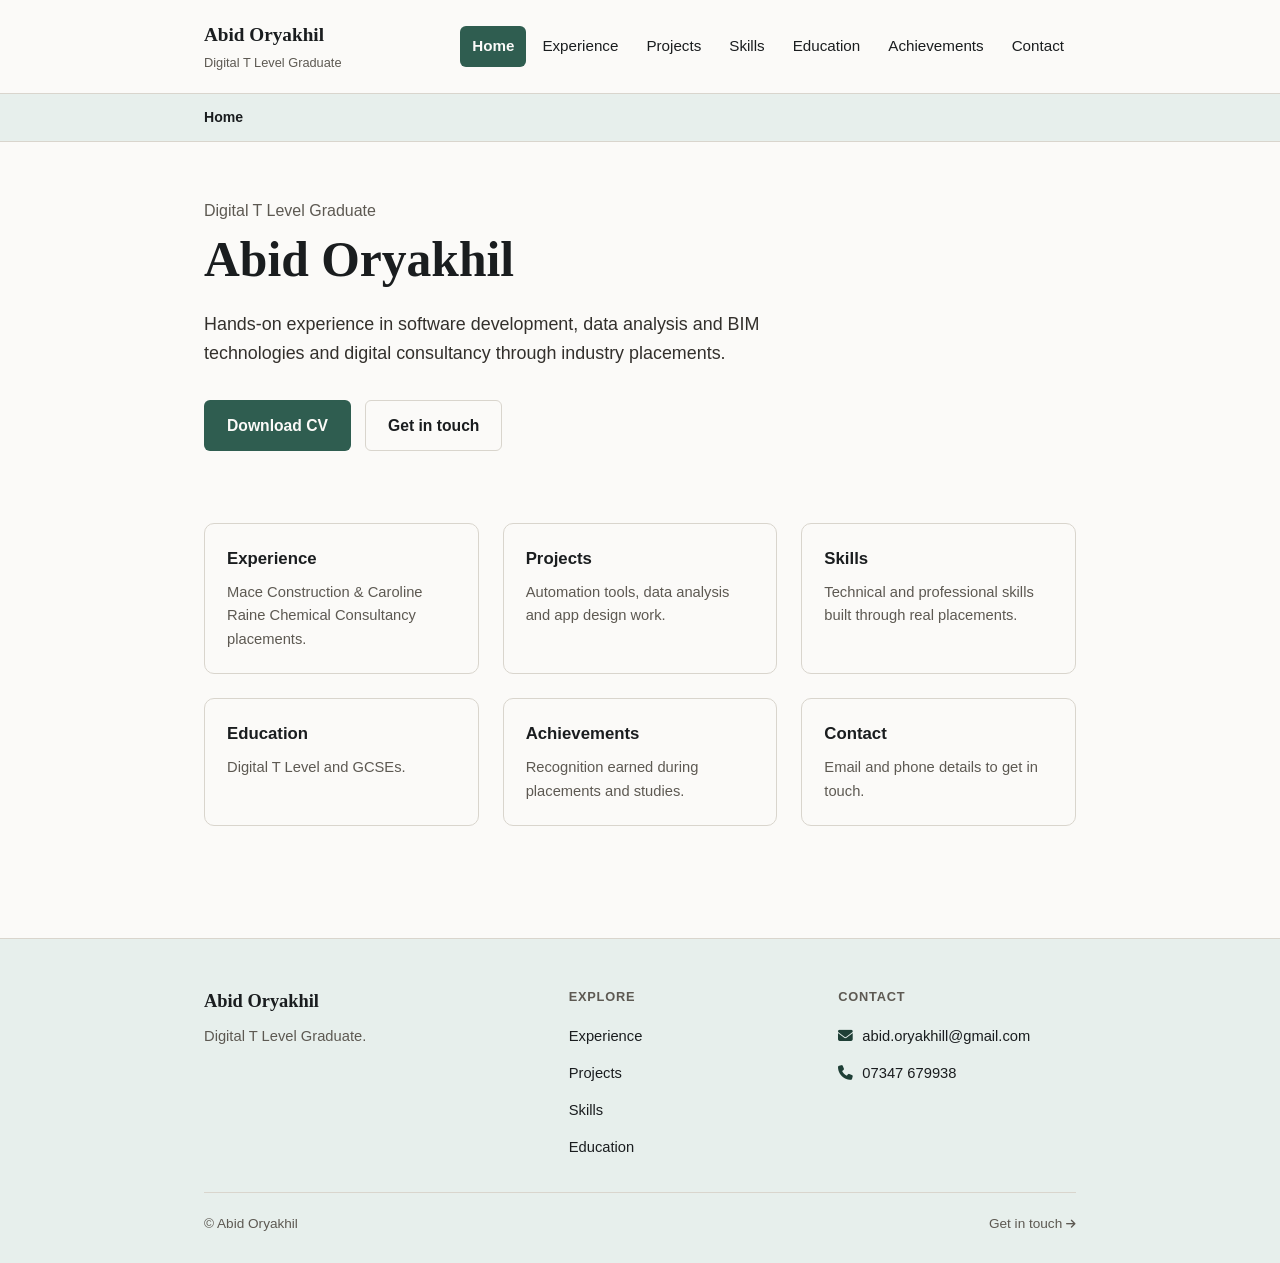
<file: index.html>
<!doctype html>
<html lang="en">
  <head>
    <meta charset="UTF-8" />
    <meta name="viewport" content="width=device-width, initial-scale=1.0" />
    <title>Abid Oryakhil — Portfolio</title>
    <meta
      name="description"
      content="Portfolio of Abid Oryakhil, Digital T Level student — home."
    />
    <link rel="stylesheet" href="styles.css" />
    <link
      rel="stylesheet"
      href="https://cdnjs.cloudflare.com/ajax/libs/font-awesome/6.5.1/css/all.min.css"
      integrity="sha512-DTOQO9RWCH3ppGqcWaEA1BIZOC6xxalwEsw9c2QQeAIftl+Vegovlnee1c9QX4TctnWMn13TZye+giMm8e2LwA=="
      crossorigin="anonymous"
      referrerpolicy="no-referrer"
    />
  </head>
  <body>
    <a class="skip-link" href="#main-content">Skip to main content</a>

    <header class="site-header">
      <div class="nav-wrap">
        <a class="site-name" href="index.html"
          >Abid Oryakhil<span class="role">Digital T Level Graduate</span></a
        >
        <nav aria-label="Primary">
          <ul>
            <li><a href="index.html" aria-current="page">Home</a></li>
            <li><a href="experience.html">Experience</a></li>
            <li><a href="projects.html">Projects</a></li>
            <li><a href="skills.html">Skills</a></li>
            <li><a href="education.html">Education</a></li>
            <li><a href="achievements.html">Achievements</a></li>
            <li><a href="contact.html">Contact</a></li>
          </ul>
        </nav>
      </div>
    </header>

    <div class="breadcrumb-bar">
      <nav class="breadcrumb-wrap" aria-label="Breadcrumb">
        <ol>
          <li aria-current="page">Home</li>
        </ol>
      </nav>
    </div>

    <main id="main-content">
      <section class="hero">
        <p class="eyebrow-plain">Digital T Level Graduate</p>
        <h1>Abid Oryakhil</h1>
        <p class="bio">
          Hands-on experience in software development, data analysis and BIM
          technologies and digital consultancy through industry placements.
        </p>
        <div class="cta-row">
            <a class="btn btn-primary" href="orya_CV.pdf" download>
              Download CV
            </a>
          <a class="btn btn-secondary" href="contact.html">Get in touch</a>
        </div>
      </section>

      <nav aria-label="Site sections">
        <div class="preview-grid">
          <a class="preview-card" href="experience.html">
            <h3>Experience</h3>
            <p>
              Mace Construction &amp; Caroline Raine Chemical Consultancy
              placements.
            </p>
          </a>
          <a class="preview-card" href="projects.html">
            <h3>Projects</h3>
            <p>Automation tools, data analysis and app design work.</p>
          </a>
          <a class="preview-card" href="skills.html">
            <h3>Skills</h3>
            <p>
              Technical and professional skills built through real placements.
            </p>
          </a>
          <a class="preview-card" href="education.html">
            <h3>Education</h3>
            <p>Digital T Level and GCSEs.</p>
          </a>
          <a class="preview-card" href="achievements.html">
            <h3>Achievements</h3>
            <p>Recognition earned during placements and studies.</p>
          </a>
          <a class="preview-card" href="contact.html">
            <h3>Contact</h3>
            <p>Email and phone details to get in touch.</p>
          </a>
        </div>
      </nav>
    </main>

    <footer class="site-footer">
      <div class="footer-inner">
        <div class="footer-columns">
          <div>
            <p class="footer-brand">Abid Oryakhil</p>
            <p class="footer-tagline">Digital T Level Graduate.</p>
          </div>
          <nav aria-label="Footer navigation">
            <p class="footer-heading">Explore</p>
            <ul class="footer-links">
              <li><a href="experience.html">Experience</a></li>
              <li><a href="projects.html">Projects</a></li>
              <li><a href="skills.html">Skills</a></li>
              <li><a href="education.html">Education</a></li>
            </ul>
          </nav>
          <div>
            <p class="footer-heading">Contact</p>
            <ul class="footer-links">
              <li>
                <a href="mailto:abid.oryakhill@gmail.com"
                  ><i class="fa-solid fa-envelope" aria-hidden="true"></i
                  >abid.oryakhill@gmail.com</a
                >
              </li>
              <li>
                <a href="tel:+447347679938"
                  ><i class="fa-solid fa-phone" aria-hidden="true"></i>07347
                  679938</a
                >
              </li>
            </ul>
          </div>
        </div>
        <div class="footer-bottom">
          <span>&copy; Abid Oryakhil</span>
          <a href="contact.html"
            >Get in touch
            <i
              class="fa-solid fa-arrow-right"
              aria-hidden="true"
              style="font-size: 0.8em"
            ></i
          ></a>
        </div>
      </div>
    </footer>
  </body>
</html>
</file>
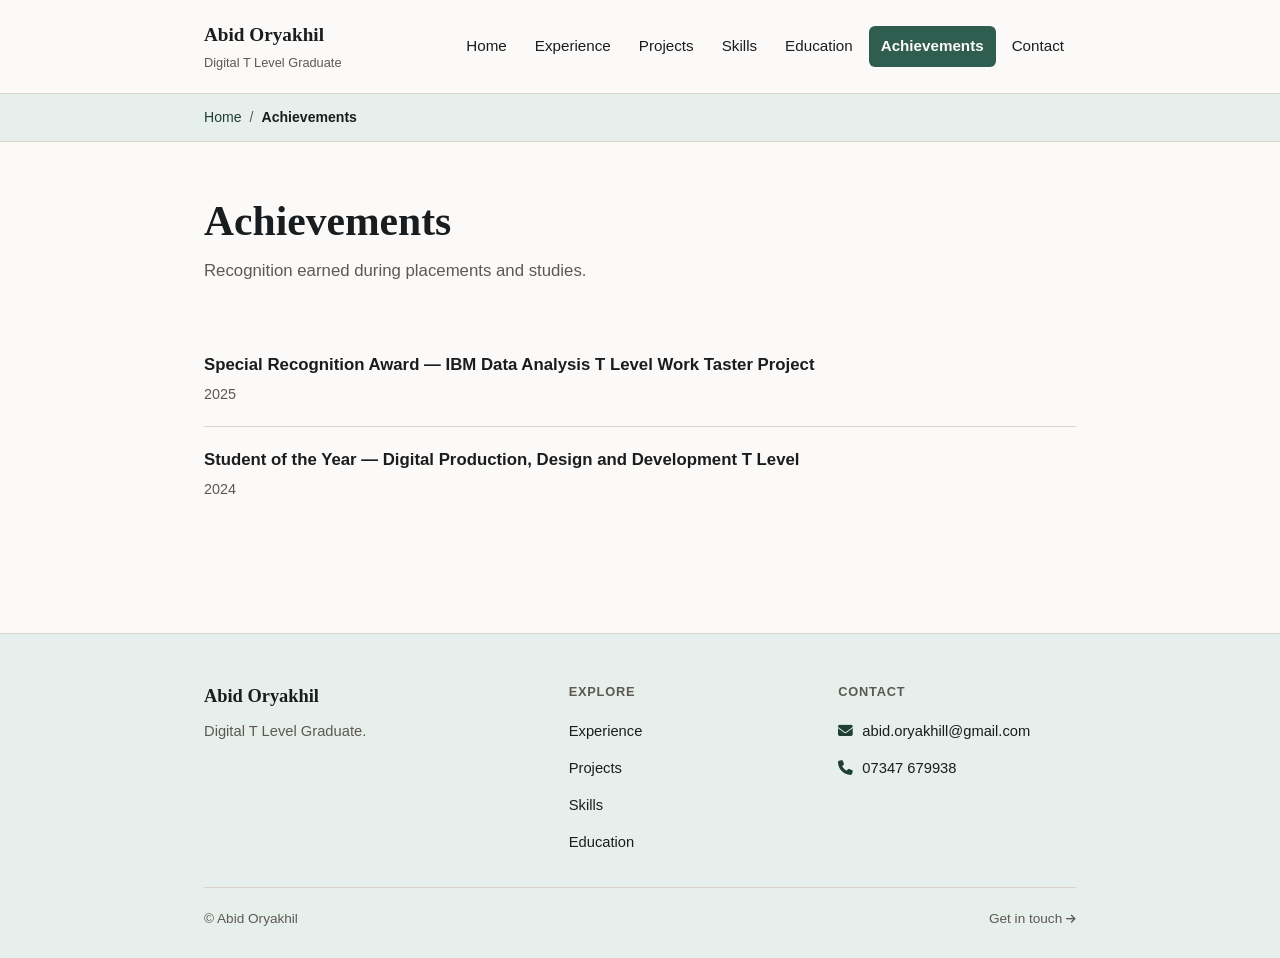
<file: achievements.html>
<!DOCTYPE html>
<html lang="en">
<head>
<meta charset="UTF-8">
<meta name="viewport" content="width=device-width, initial-scale=1.0">
<title>Achievements — Abid Oryakhil</title>
<meta name="description" content="Portfolio of Abid Oryakhil, Digital T Level student — achievements.">
<link rel="stylesheet" href="styles.css">
<link rel="stylesheet" href="https://cdnjs.cloudflare.com/ajax/libs/font-awesome/6.5.1/css/all.min.css" integrity="sha512-DTOQO9RWCH3ppGqcWaEA1BIZOC6xxalwEsw9c2QQeAIftl+Vegovlnee1c9QX4TctnWMn13TZye+giMm8e2LwA==" crossorigin="anonymous" referrerpolicy="no-referrer">
</head>
<body>

<a class="skip-link" href="#main-content">Skip to main content</a>

<header class="site-header">
  <div class="nav-wrap">
    <a class="site-name" href="index.html">Abid Oryakhil<span class="role">Digital T Level Graduate</span></a>
    <nav aria-label="Primary">
      <ul>
        <li><a href="index.html">Home</a></li>
        <li><a href="experience.html">Experience</a></li>
        <li><a href="projects.html">Projects</a></li>
        <li><a href="skills.html">Skills</a></li>
        <li><a href="education.html">Education</a></li>
        <li><a href="achievements.html" aria-current="page">Achievements</a></li>
        <li><a href="contact.html">Contact</a></li>
      </ul>
    </nav>
  </div>
</header>

<div class="breadcrumb-bar">
  <nav class="breadcrumb-wrap" aria-label="Breadcrumb">
    <ol>
          <li><a href="index.html">Home</a></li>
          <li class="breadcrumb-sep" aria-hidden="true">/</li>
          <li aria-current="page">Achievements</li>
        </ol>
  </nav>
</div>

<main id="main-content">
  <h1 class="page-title">Achievements</h1>
  <p class="page-intro">Recognition earned during placements and studies.</p>

  <ul class="achieve-list">
    <li>
      <p class="achieve-title">Special Recognition Award &mdash; IBM Data Analysis T Level Work Taster Project</p>
      <p class="achieve-meta">2025</p>
    </li>
    <li>
      <p class="achieve-title">Student of the Year &mdash; Digital Production, Design and Development T Level</p>
      <p class="achieve-meta">2024</p>
    </li>
  </ul>

</main>

<footer class="site-footer">
  <div class="footer-inner">
    <div class="footer-columns">
      <div>
        <p class="footer-brand">Abid Oryakhil</p>
        <p class="footer-tagline">Digital T Level Graduate.</p>
      </div>
      <nav aria-label="Footer navigation">
        <p class="footer-heading">Explore</p>
        <ul class="footer-links">
          <li><a href="experience.html">Experience</a></li>
          <li><a href="projects.html">Projects</a></li>
          <li><a href="skills.html">Skills</a></li>
          <li><a href="education.html">Education</a></li>
        </ul>
      </nav>
      <div>
        <p class="footer-heading">Contact</p>
        <ul class="footer-links">
          <li><a href="mailto:abid.oryakhill@gmail.com"><i class="fa-solid fa-envelope" aria-hidden="true"></i>abid.oryakhill@gmail.com</a></li>
          <li><a href="tel:+447347679938"><i class="fa-solid fa-phone" aria-hidden="true"></i>07347 679938</a></li>
        </ul>
      </div>
    </div>
    <div class="footer-bottom">
      <span>&copy; Abid Oryakhil</span>
      <a href="contact.html">Get in touch <i class="fa-solid fa-arrow-right" aria-hidden="true" style="font-size:0.8em;"></i></a>
    </div>
  </div>
</footer>

</body>
</html>
</file>
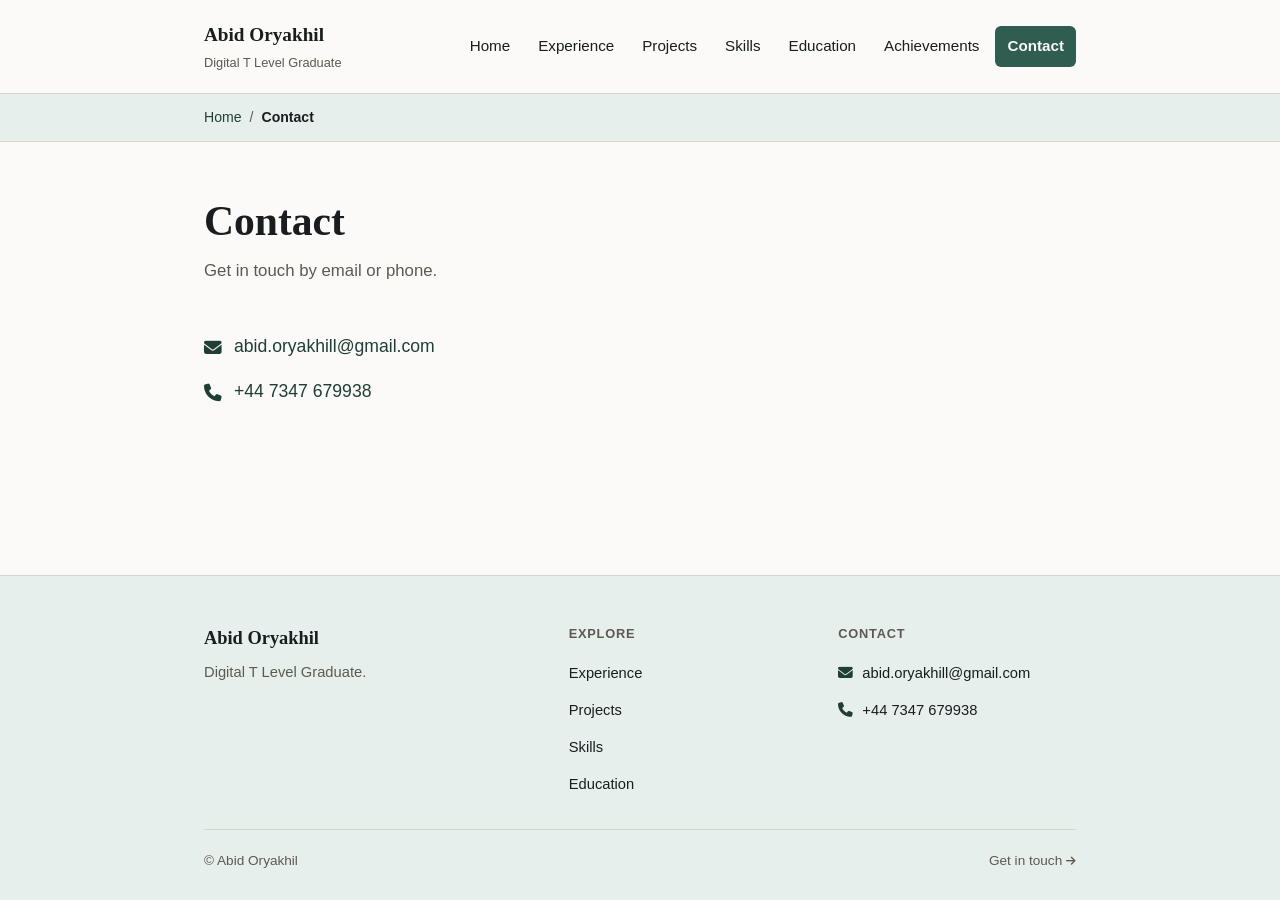
<file: contact.html>
<!DOCTYPE html>
<html lang="en">
<head>
<meta charset="UTF-8">
<meta name="viewport" content="width=device-width, initial-scale=1.0">
<title>Contact — Abid Oryakhil</title>
<meta name="description" content="Portfolio of Abid Oryakhil, Digital T Level student — contact.">
<link rel="stylesheet" href="styles.css">
<link rel="stylesheet" href="https://cdnjs.cloudflare.com/ajax/libs/font-awesome/6.5.1/css/all.min.css" integrity="sha512-DTOQO9RWCH3ppGqcWaEA1BIZOC6xxalwEsw9c2QQeAIftl+Vegovlnee1c9QX4TctnWMn13TZye+giMm8e2LwA==" crossorigin="anonymous" referrerpolicy="no-referrer">
</head>
<body>

<a class="skip-link" href="#main-content">Skip to main content</a>

<header class="site-header">
  <div class="nav-wrap">
    <a class="site-name" href="index.html">Abid Oryakhil<span class="role">Digital T Level Graduate</span></a>
    <nav aria-label="Primary">
      <ul>
        <li><a href="index.html">Home</a></li>
        <li><a href="experience.html">Experience</a></li>
        <li><a href="projects.html">Projects</a></li>
        <li><a href="skills.html">Skills</a></li>
        <li><a href="education.html">Education</a></li>
        <li><a href="achievements.html">Achievements</a></li>
        <li><a href="contact.html" aria-current="page">Contact</a></li>
      </ul>
    </nav>
  </div>
</header>

<div class="breadcrumb-bar">
  <nav class="breadcrumb-wrap" aria-label="Breadcrumb">
    <ol>
          <li><a href="index.html">Home</a></li>
          <li class="breadcrumb-sep" aria-hidden="true">/</li>
          <li aria-current="page">Contact</li>
        </ol>
  </nav>
</div>

<main id="main-content">
  <h1 class="page-title">Contact</h1>
  <p class="page-intro">Get in touch by email or phone.</p>

  <ul class="contact-list">
    <li><span class="contact-icon" aria-hidden="true"><i class="fa-solid fa-envelope"></i></span><a href="mailto:abid.oryakhill@gmail.com">abid.oryakhill@gmail.com</a></li>
    <li><span class="contact-icon" aria-hidden="true"><i class="fa-solid fa-phone"></i></span><a href="tel:+447347679938">+44 7347 679938</a></li>
  </ul>

</main>

<footer class="site-footer">
  <div class="footer-inner">
    <div class="footer-columns">
      <div>
        <p class="footer-brand">Abid Oryakhil</p>
        <p class="footer-tagline">Digital T Level Graduate.</p>
      </div>
      <nav aria-label="Footer navigation">
        <p class="footer-heading">Explore</p>
        <ul class="footer-links">
          <li><a href="experience.html">Experience</a></li>
          <li><a href="projects.html">Projects</a></li>
          <li><a href="skills.html">Skills</a></li>
          <li><a href="education.html">Education</a></li>
        </ul>
      </nav>
      <div>
        <p class="footer-heading">Contact</p>
        <ul class="footer-links">
          <li><a href="mailto:abid.oryakhill@gmail.com"><i class="fa-solid fa-envelope" aria-hidden="true"></i>abid.oryakhill@gmail.com</a></li>
          <li><a href="tel:+447347679938"><i class="fa-solid fa-phone" aria-hidden="true"></i>+44 7347 679938</a></li>
        </ul>
      </div>
    </div>
    <div class="footer-bottom">
      <span>&copy; Abid Oryakhil</span>
      <a href="contact.html">Get in touch <i class="fa-solid fa-arrow-right" aria-hidden="true" style="font-size:0.8em;"></i></a>
    </div>
  </div>
</footer>

</body>
</html>
</file>
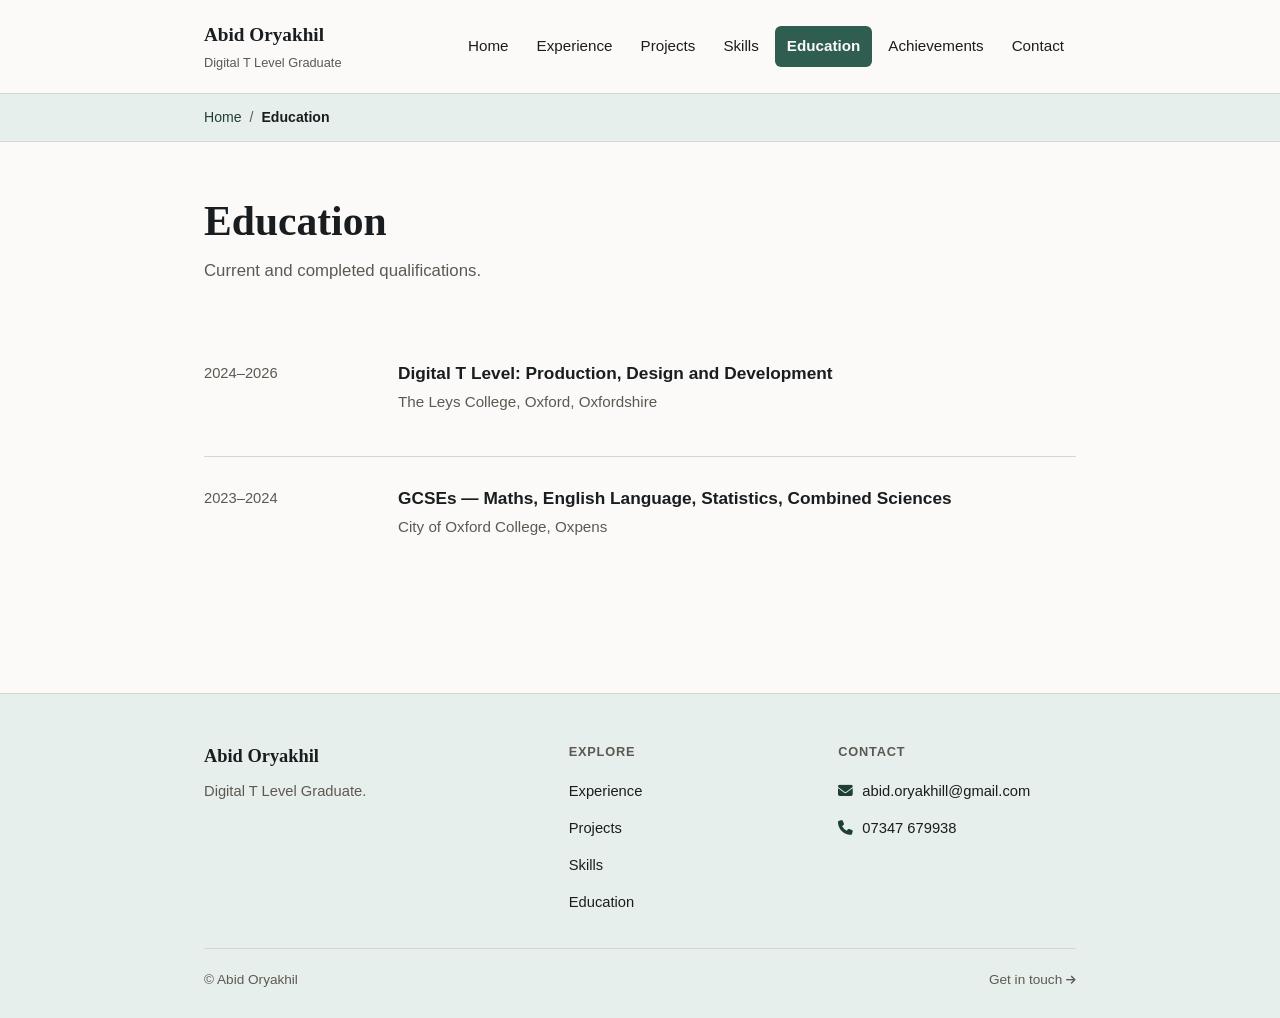
<file: education.html>
<!DOCTYPE html>
<html lang="en">
<head>
<meta charset="UTF-8">
<meta name="viewport" content="width=device-width, initial-scale=1.0">
<title>Education — Abid Oryakhil</title>
<meta name="description" content="Portfolio of Abid Oryakhil, Digital T Level student — education.">
<link rel="stylesheet" href="styles.css">
<link rel="stylesheet" href="https://cdnjs.cloudflare.com/ajax/libs/font-awesome/6.5.1/css/all.min.css" integrity="sha512-DTOQO9RWCH3ppGqcWaEA1BIZOC6xxalwEsw9c2QQeAIftl+Vegovlnee1c9QX4TctnWMn13TZye+giMm8e2LwA==" crossorigin="anonymous" referrerpolicy="no-referrer">
</head>
<body>

<a class="skip-link" href="#main-content">Skip to main content</a>

<header class="site-header">
  <div class="nav-wrap">
    <a class="site-name" href="index.html">Abid Oryakhil<span class="role">Digital T Level Graduate</span></a>
    <nav aria-label="Primary">
      <ul>
        <li><a href="index.html">Home</a></li>
        <li><a href="experience.html">Experience</a></li>
        <li><a href="projects.html">Projects</a></li>
        <li><a href="skills.html">Skills</a></li>
        <li><a href="education.html" aria-current="page">Education</a></li>
        <li><a href="achievements.html">Achievements</a></li>
        <li><a href="contact.html">Contact</a></li>
      </ul>
    </nav>
  </div>
</header>

<div class="breadcrumb-bar">
  <nav class="breadcrumb-wrap" aria-label="Breadcrumb">
    <ol>
          <li><a href="index.html">Home</a></li>
          <li class="breadcrumb-sep" aria-hidden="true">/</li>
          <li aria-current="page">Education</li>
        </ol>
  </nav>
</div>

<main id="main-content">
  <h1 class="page-title">Education</h1>
  <p class="page-intro">Current and completed qualifications.</p>

  <div class="entry">
    <div class="entry-date"><time datetime="2024">2024</time>&ndash;<time datetime="2026">2026</time></div>
    <div>
      <p class="entry-title">Digital T Level: Production, Design and Development</p>
      <p class="entry-org">The Leys College, Oxford, Oxfordshire</p>
    </div>
  </div>

  <div class="entry">
    <div class="entry-date"><time datetime="2023">2023</time>&ndash;<time datetime="2024">2024</time></div>
    <div>
      <p class="entry-title">GCSEs &mdash; Maths, English Language, Statistics, Combined Sciences</p>
      <p class="entry-org">City of Oxford College, Oxpens</p>
    </div>
  </div>

</main>

<footer class="site-footer">
  <div class="footer-inner">
    <div class="footer-columns">
      <div>
        <p class="footer-brand">Abid Oryakhil</p>
        <p class="footer-tagline">Digital T Level Graduate.</p>
      </div>
      <nav aria-label="Footer navigation">
        <p class="footer-heading">Explore</p>
        <ul class="footer-links">
          <li><a href="experience.html">Experience</a></li>
          <li><a href="projects.html">Projects</a></li>
          <li><a href="skills.html">Skills</a></li>
          <li><a href="education.html">Education</a></li>
        </ul>
      </nav>
      <div>
        <p class="footer-heading">Contact</p>
        <ul class="footer-links">
          <li><a href="mailto:abid.oryakhill@gmail.com"><i class="fa-solid fa-envelope" aria-hidden="true"></i>abid.oryakhill@gmail.com</a></li>
          <li><a href="tel:+447347679938"><i class="fa-solid fa-phone" aria-hidden="true"></i>07347 679938</a></li>
        </ul>
      </div>
    </div>
    <div class="footer-bottom">
      <span>&copy; Abid Oryakhil</span>
      <a href="contact.html">Get in touch <i class="fa-solid fa-arrow-right" aria-hidden="true" style="font-size:0.8em;"></i></a>
    </div>
  </div>
</footer>

</body>
</html>
</file>
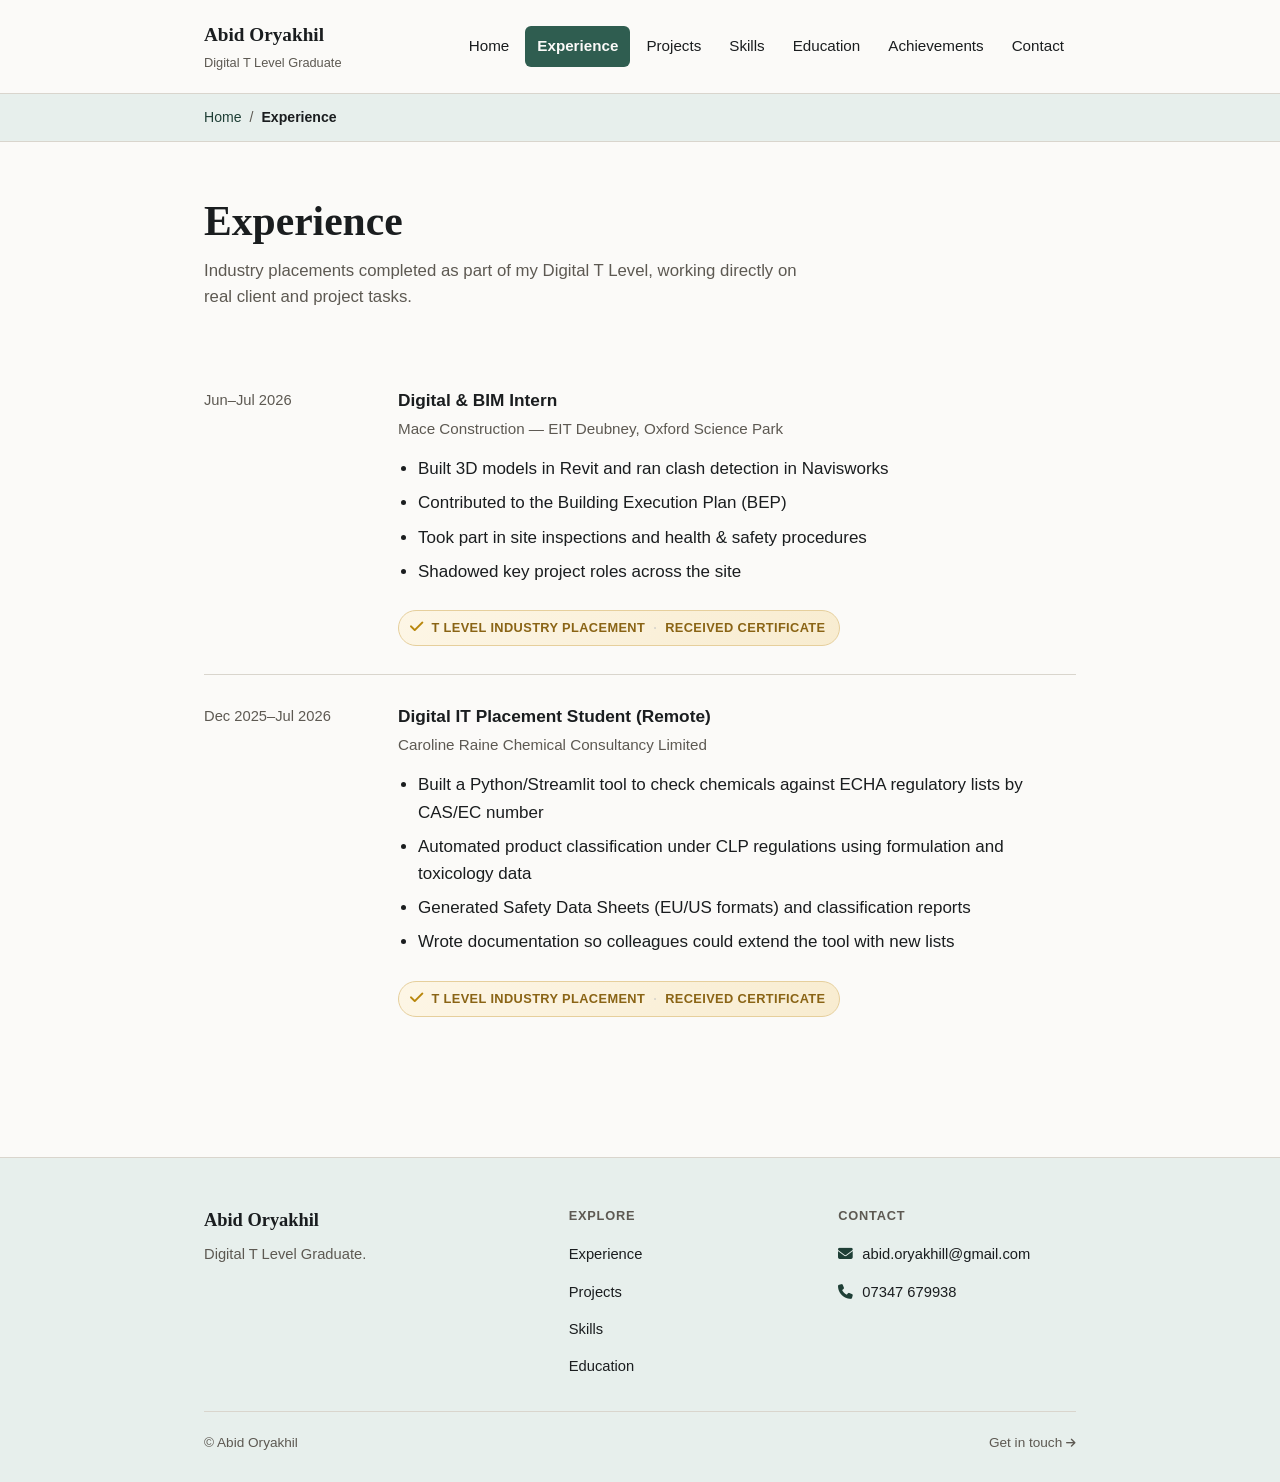
<file: experience.html>
<!DOCTYPE html>
<html lang="en">
<head>
<meta charset="UTF-8">
<meta name="viewport" content="width=device-width, initial-scale=1.0">
<title>Experience — Abid Oryakhil</title>
<meta name="description" content="Portfolio of Abid Oryakhil, Digital T Level student — experience.">
<link rel="stylesheet" href="styles.css">
<link rel="stylesheet" href="https://cdnjs.cloudflare.com/ajax/libs/font-awesome/6.5.1/css/all.min.css" integrity="sha512-DTOQO9RWCH3ppGqcWaEA1BIZOC6xxalwEsw9c2QQeAIftl+Vegovlnee1c9QX4TctnWMn13TZye+giMm8e2LwA==" crossorigin="anonymous" referrerpolicy="no-referrer">
</head>
<body>

<a class="skip-link" href="#main-content">Skip to main content</a>

<header class="site-header">
  <div class="nav-wrap">
    <a class="site-name" href="index.html">Abid Oryakhil<span class="role">Digital T Level Graduate</span></a>
    <nav aria-label="Primary">
      <ul>
        <li><a href="index.html">Home</a></li>
        <li><a href="experience.html" aria-current="page">Experience</a></li>
        <li><a href="projects.html">Projects</a></li>
        <li><a href="skills.html">Skills</a></li>
        <li><a href="education.html">Education</a></li>
        <li><a href="achievements.html">Achievements</a></li>
        <li><a href="contact.html">Contact</a></li>
      </ul>
    </nav>
  </div>
</header>

<div class="breadcrumb-bar">
  <nav class="breadcrumb-wrap" aria-label="Breadcrumb">
    <ol>
          <li><a href="index.html">Home</a></li>
          <li class="breadcrumb-sep" aria-hidden="true">/</li>
          <li aria-current="page">Experience</li>
        </ol>
  </nav>
</div>

<main id="main-content">
  <h1 class="page-title">Experience</h1>
  <p class="page-intro">Industry placements completed as part of my Digital T Level, working directly on real client and project tasks.</p>

  <div class="entry">
    <div class="entry-date"><time datetime="2026-06">Jun</time>&ndash;<time datetime="2026-07">Jul 2026</time></div>
    <div>
      <p class="entry-title">Digital &amp; BIM Intern</p>
      <p class="entry-org">Mace Construction &mdash; EIT Deubney, Oxford Science Park</p>
      <ul>
        <li>Built 3D models in Revit and ran clash detection in Navisworks</li>
        <li>Contributed to the Building Execution Plan (BEP)</li>
        <li>Took part in site inspections and health &amp; safety procedures</li>
        <li>Shadowed key project roles across the site</li>
      </ul>
      <p class="cert-badge"><span class="cert-badge-icon" aria-hidden="true"><i class="fa-solid fa-check"></i></span> T Level Industry Placement <span class="cert-badge-divider" aria-hidden="true">&middot;</span> Received Certificate</p>
    </div>
  </div>

  <div class="entry">
    <div class="entry-date"><time datetime="2025-12">Dec 2025</time>&ndash;<time datetime="2026-07">Jul 2026</time></div>
    <div>
      <p class="entry-title">Digital IT Placement Student (Remote)</p>
      <p class="entry-org">Caroline Raine Chemical Consultancy Limited</p>
      <ul>
        <li>Built a Python/Streamlit tool to check chemicals against ECHA regulatory lists by CAS/EC number</li>
        <li>Automated product classification under CLP regulations using formulation and toxicology data</li>
        <li>Generated Safety Data Sheets (EU/US formats) and classification reports</li>
        <li>Wrote documentation so colleagues could extend the tool with new lists</li>
      </ul>
      <p class="cert-badge"><span class="cert-badge-icon" aria-hidden="true"><i class="fa-solid fa-check"></i></span> T Level Industry Placement <span class="cert-badge-divider" aria-hidden="true">&middot;</span> Received Certificate</p>
    </div>
  </div>

</main>

<footer class="site-footer">
  <div class="footer-inner">
    <div class="footer-columns">
      <div>
        <p class="footer-brand">Abid Oryakhil</p>
        <p class="footer-tagline">Digital T Level Graduate.</p>
      </div>
      <nav aria-label="Footer navigation">
        <p class="footer-heading">Explore</p>
        <ul class="footer-links">
          <li><a href="experience.html">Experience</a></li>
          <li><a href="projects.html">Projects</a></li>
          <li><a href="skills.html">Skills</a></li>
          <li><a href="education.html">Education</a></li>
        </ul>
      </nav>
      <div>
        <p class="footer-heading">Contact</p>
        <ul class="footer-links">
          <li><a href="mailto:abid.oryakhill@gmail.com"><i class="fa-solid fa-envelope" aria-hidden="true"></i>abid.oryakhill@gmail.com</a></li>
          <li><a href="tel:+447347679938"><i class="fa-solid fa-phone" aria-hidden="true"></i>07347 679938</a></li>
        </ul>
      </div>
    </div>
    <div class="footer-bottom">
      <span>&copy; Abid Oryakhil</span>
      <a href="contact.html">Get in touch <i class="fa-solid fa-arrow-right" aria-hidden="true" style="font-size:0.8em;"></i></a>
    </div>
  </div>
</footer>

</body>
</html>
</file>
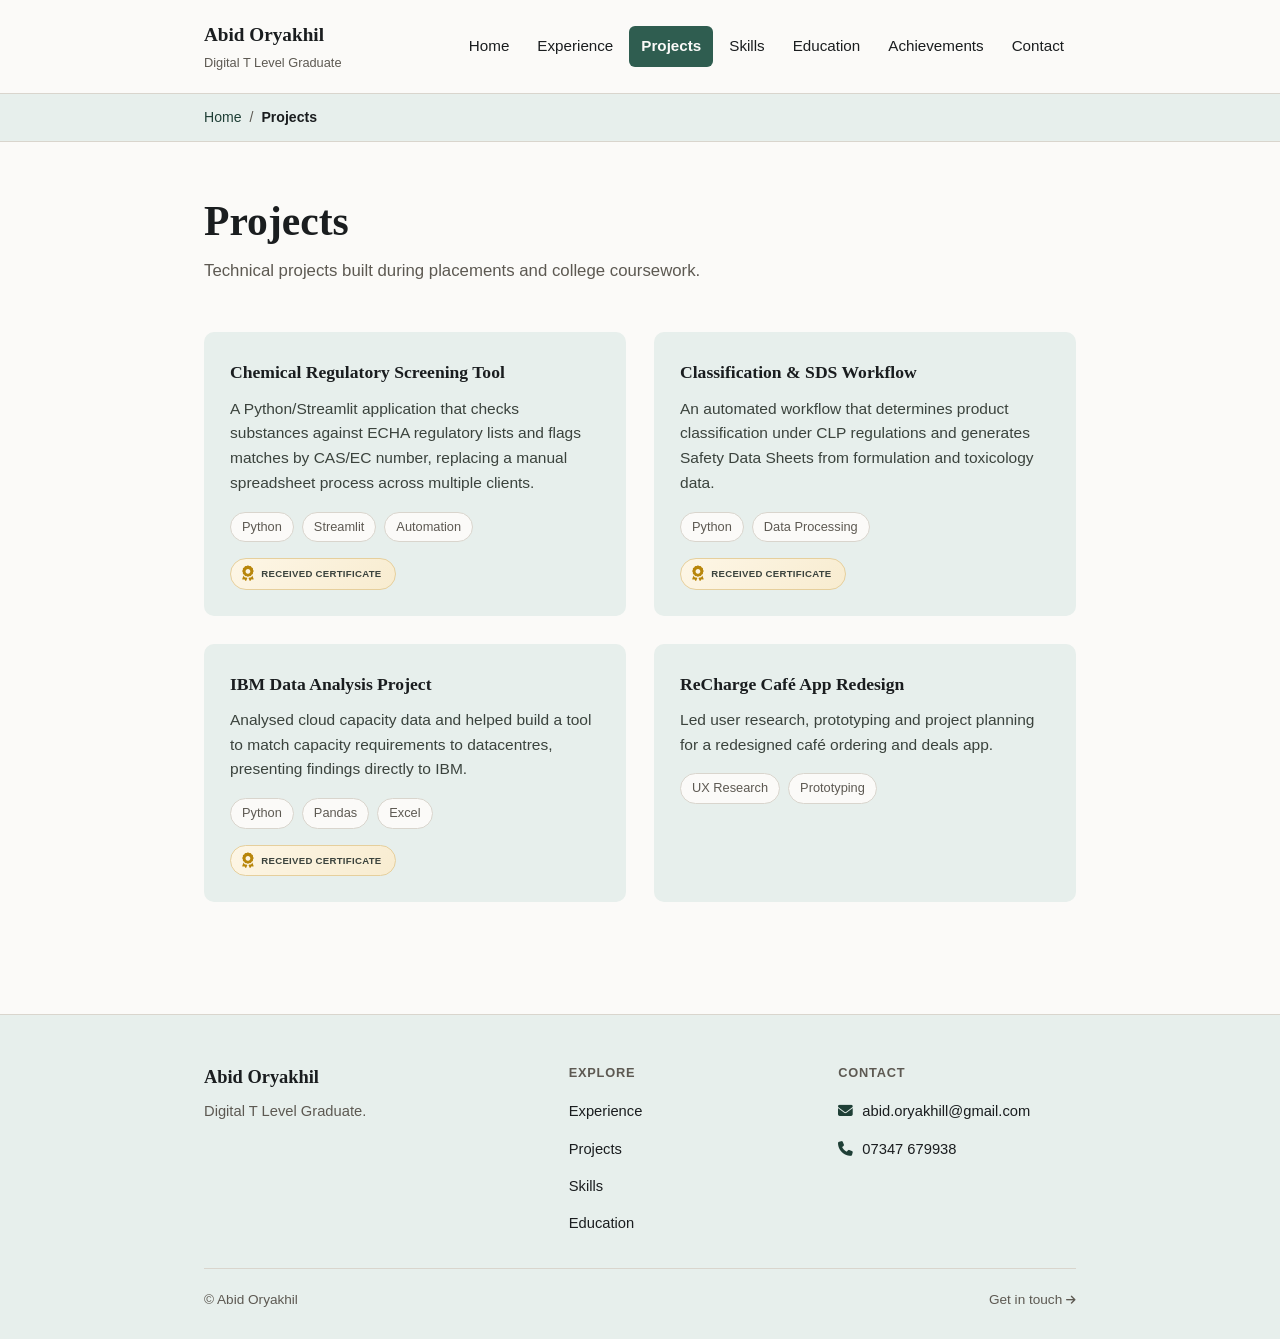
<file: projects.html>
<!DOCTYPE html>
<html lang="en">
<head>
<meta charset="UTF-8">
<meta name="viewport" content="width=device-width, initial-scale=1.0">
<title>Projects — Abid Oryakhil</title>
<meta name="description" content="Portfolio of Abid Oryakhil, Digital T Level student — projects.">
<link rel="stylesheet" href="styles.css">
<link rel="stylesheet" href="https://cdnjs.cloudflare.com/ajax/libs/font-awesome/6.5.1/css/all.min.css" integrity="sha512-DTOQO9RWCH3ppGqcWaEA1BIZOC6xxalwEsw9c2QQeAIftl+Vegovlnee1c9QX4TctnWMn13TZye+giMm8e2LwA==" crossorigin="anonymous" referrerpolicy="no-referrer">
</head>
<body>

<a class="skip-link" href="#main-content">Skip to main content</a>

<header class="site-header">
  <div class="nav-wrap">
    <a class="site-name" href="index.html">Abid Oryakhil<span class="role">Digital T Level Graduate</span></a>
    <nav aria-label="Primary">
      <ul>
        <li><a href="index.html">Home</a></li>
        <li><a href="experience.html">Experience</a></li>
        <li><a href="projects.html" aria-current="page">Projects</a></li>
        <li><a href="skills.html">Skills</a></li>
        <li><a href="education.html">Education</a></li>
        <li><a href="achievements.html">Achievements</a></li>
        <li><a href="contact.html">Contact</a></li>
      </ul>
    </nav>
  </div>
</header>

<div class="breadcrumb-bar">
  <nav class="breadcrumb-wrap" aria-label="Breadcrumb">
    <ol>
          <li><a href="index.html">Home</a></li>
          <li class="breadcrumb-sep" aria-hidden="true">/</li>
          <li aria-current="page">Projects</li>
        </ol>
  </nav>
</div>

<main id="main-content">
  <h1 class="page-title">Projects</h1>
  <p class="page-intro">Technical projects built during placements and college coursework.</p>

  <div class="project-grid">
    <article class="project">
      <h2>Chemical Regulatory Screening Tool</h2>
      <p>A Python/Streamlit application that checks substances against ECHA regulatory lists and flags matches by CAS/EC number, replacing a manual spreadsheet process across multiple clients.</p>
      <div class="tag-row">
        <span class="tag">Python</span>
        <span class="tag">Streamlit</span>
        <span class="tag">Automation</span>
      </div>
      <p class="cert-badge"><i class="fa-solid fa-award" aria-hidden="true"></i> Received Certificate</p>
    </article>

    <article class="project">
      <h2>Classification &amp; SDS Workflow</h2>
      <p>An automated workflow that determines product classification under CLP regulations and generates Safety Data Sheets from formulation and toxicology data.</p>
      <div class="tag-row">
        <span class="tag">Python</span>
        <span class="tag">Data Processing</span>
      </div>
      <p class="cert-badge"><i class="fa-solid fa-award" aria-hidden="true"></i> Received Certificate</p>
    </article>

    <article class="project">
      <h2>IBM Data Analysis Project</h2>
      <p>Analysed cloud capacity data and helped build a tool to match capacity requirements to datacentres, presenting findings directly to IBM.</p>
      <div class="tag-row">
        <span class="tag">Python</span>
        <span class="tag">Pandas</span>
        <span class="tag">Excel</span>
      </div>
      <p class="cert-badge"><i class="fa-solid fa-award" aria-hidden="true"></i> Received Certificate</p>
    </article>

    <article class="project">
      <h2>ReCharge Caf&eacute; App Redesign</h2>
      <p>Led user research, prototyping and project planning for a redesigned caf&eacute; ordering and deals app.</p>
      <div class="tag-row">
        <span class="tag">UX Research</span>
        <span class="tag">Prototyping</span>
      </div>
    </article>
  </div>

</main>

<footer class="site-footer">
  <div class="footer-inner">
    <div class="footer-columns">
      <div>
        <p class="footer-brand">Abid Oryakhil</p>
        <p class="footer-tagline">Digital T Level Graduate.</p>
      </div>
      <nav aria-label="Footer navigation">
        <p class="footer-heading">Explore</p>
        <ul class="footer-links">
          <li><a href="experience.html">Experience</a></li>
          <li><a href="projects.html">Projects</a></li>
          <li><a href="skills.html">Skills</a></li>
          <li><a href="education.html">Education</a></li>
        </ul>
      </nav>
      <div>
        <p class="footer-heading">Contact</p>
        <ul class="footer-links">
          <li><a href="mailto:abid.oryakhill@gmail.com"><i class="fa-solid fa-envelope" aria-hidden="true"></i>abid.oryakhill@gmail.com</a></li>
          <li><a href="tel:+447347679938"><i class="fa-solid fa-phone" aria-hidden="true"></i>07347 679938</a></li>
        </ul>
      </div>
    </div>
    <div class="footer-bottom">
      <span>&copy; Abid Oryakhil</span>
      <a href="contact.html">Get in touch <i class="fa-solid fa-arrow-right get-in-touch" aria-hidden="true" style="font-size:0.8em;"></i></a>
    </div>
  </div>
</footer>

</body>
</html>
</file>
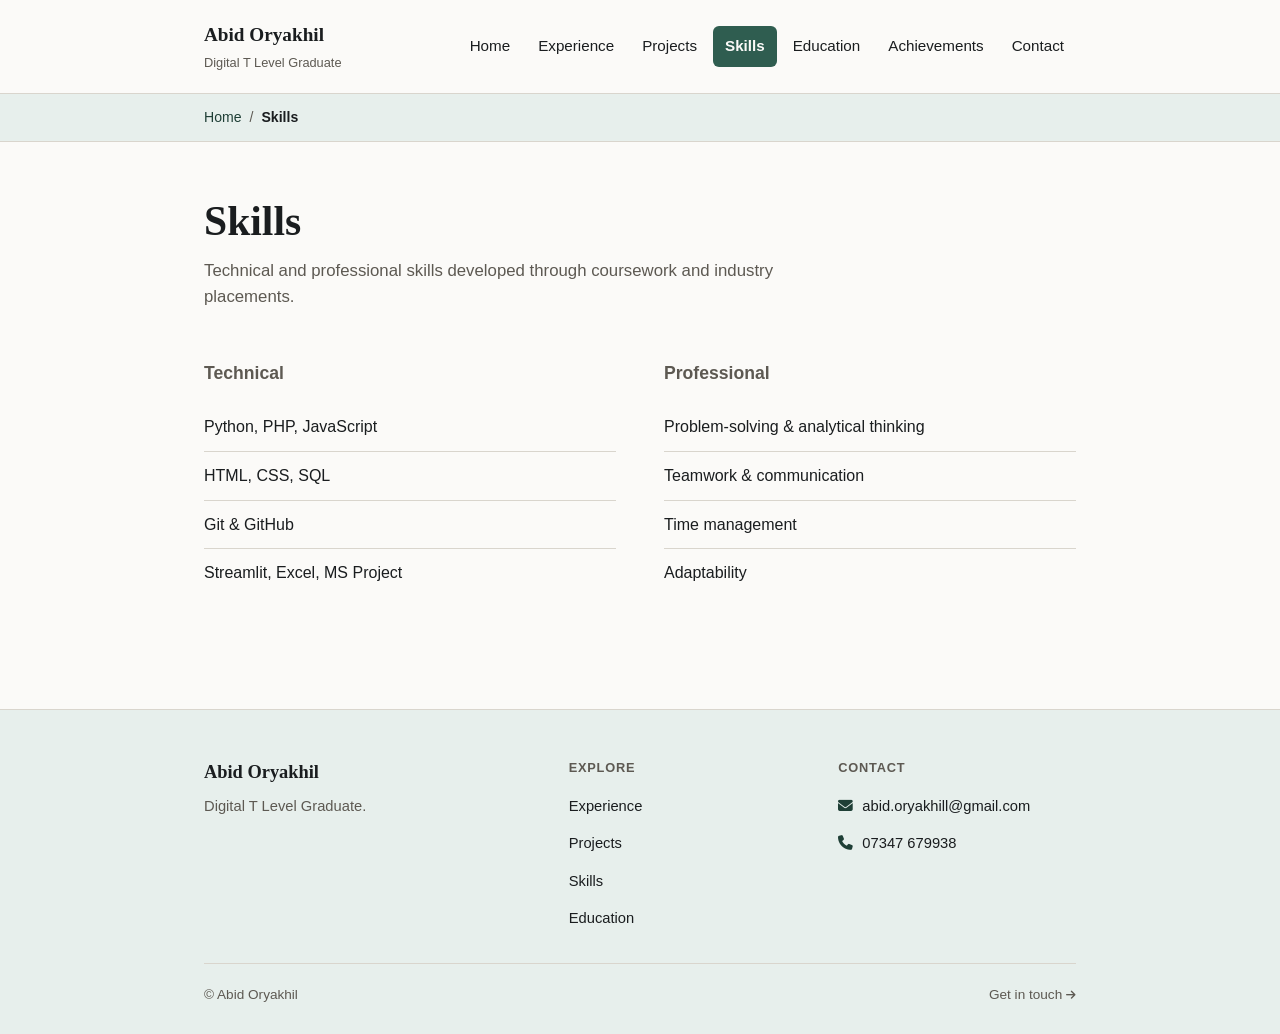
<file: skills.html>
<!DOCTYPE html>
<html lang="en">
<head>
<meta charset="UTF-8">
<meta name="viewport" content="width=device-width, initial-scale=1.0">
<title>Skills — Abid Oryakhil</title>
<meta name="description" content="Portfolio of Abid Oryakhil, Digital T Level student — skills.">
<link rel="stylesheet" href="styles.css">
<link rel="stylesheet" href="https://cdnjs.cloudflare.com/ajax/libs/font-awesome/6.5.1/css/all.min.css" integrity="sha512-DTOQO9RWCH3ppGqcWaEA1BIZOC6xxalwEsw9c2QQeAIftl+Vegovlnee1c9QX4TctnWMn13TZye+giMm8e2LwA==" crossorigin="anonymous" referrerpolicy="no-referrer">
</head>
<body>

<a class="skip-link" href="#main-content">Skip to main content</a>

<header class="site-header">
  <div class="nav-wrap">
    <a class="site-name" href="index.html">Abid Oryakhil<span class="role">Digital T Level Graduate</span></a>
    <nav aria-label="Primary">
      <ul>
        <li><a href="index.html">Home</a></li>
        <li><a href="experience.html">Experience</a></li>
        <li><a href="projects.html">Projects</a></li>
        <li><a href="skills.html" aria-current="page">Skills</a></li>
        <li><a href="education.html">Education</a></li>
        <li><a href="achievements.html">Achievements</a></li>
        <li><a href="contact.html">Contact</a></li>
      </ul>
    </nav>
  </div>
</header>

<div class="breadcrumb-bar">
  <nav class="breadcrumb-wrap" aria-label="Breadcrumb">
    <ol>
          <li><a href="index.html">Home</a></li>
          <li class="breadcrumb-sep" aria-hidden="true">/</li>
          <li aria-current="page">Skills</li>
        </ol>
  </nav>
</div>

<main id="main-content">
  <h1 class="page-title">Skills</h1>
  <p class="page-intro">Technical and professional skills developed through coursework and industry placements.</p>

  <div class="skills-columns">
    <section aria-labelledby="tech-skills-heading">
      <h2 id="tech-skills-heading">Technical</h2>
      <ul>
        <li>Python, PHP, JavaScript</li>
        <li>HTML, CSS, SQL</li>
        <li>Git &amp; GitHub</li>
        <li>Streamlit, Excel, MS Project</li>
      </ul>
    </section>
    <section aria-labelledby="prof-skills-heading">
      <h2 id="prof-skills-heading">Professional</h2>
      <ul>
        <li>Problem-solving &amp; analytical thinking</li>
        <li>Teamwork &amp; communication</li>
        <li>Time management</li>
        <li>Adaptability</li>
      </ul>
    </section>
  </div>

</main>

<footer class="site-footer">
  <div class="footer-inner">
    <div class="footer-columns">
      <div>
        <p class="footer-brand">Abid Oryakhil</p>
        <p class="footer-tagline">Digital T Level Graduate.</p>
      </div>
      <nav aria-label="Footer navigation">
        <p class="footer-heading">Explore</p>
        <ul class="footer-links">
          <li><a href="experience.html">Experience</a></li>
          <li><a href="projects.html">Projects</a></li>
          <li><a href="skills.html">Skills</a></li>
          <li><a href="education.html">Education</a></li>
        </ul>
      </nav>
      <div>
        <p class="footer-heading">Contact</p>
        <ul class="footer-links">
          <li><a href="mailto:abid.oryakhill@gmail.com"><i class="fa-solid fa-envelope" aria-hidden="true"></i>abid.oryakhill@gmail.com</a></li>
          <li><a href="tel:+447347679938"><i class="fa-solid fa-phone" aria-hidden="true"></i>07347 679938</a></li>
        </ul>
      </div>
    </div>
    <div class="footer-bottom">
      <span>&copy; Abid Oryakhil</span>
      <a href="contact.html">Get in touch <i class="fa-solid fa-arrow-right" aria-hidden="true" style="font-size:0.8em;"></i></a>
    </div>
  </div>
</footer>

</body>
</html>
</file>
<file: styles.css>
:root {
  --ink: #1a1d1f;
  --paper: #fbfaf8;
  --line: #d9d5cd;
  --muted: #5d5952;
  --accent: #2f5d50;
  --accent-dark: #1f3f36;
  --accent-soft: #e7efec;
  --focus: #1b4fd6;
  --serif: 'Iowan Old Style', 'Palatino Linotype', Georgia, serif;
  --sans: -apple-system, BlinkMacSystemFont, 'Segoe UI', Helvetica, Arial, sans-serif;
  --max: 920px;
}

* { box-sizing: border-box; }

@media (prefers-reduced-motion: reduce) {
  * { animation: none !important; transition: none !important; scroll-behavior: auto !important; }
}

html { scroll-behavior: smooth; }

body {
  margin: 0;
  min-height: 100vh;
  display: flex;
  flex-direction: column;
  background: var(--paper);
  color: var(--ink);
  font-family: var(--sans);
  line-height: 1.6;
  font-size: 17px;
}

a { color: var(--accent-dark); }
a:hover { color: var(--accent); }

a:focus-visible, button:focus-visible, [tabindex]:focus-visible {
  outline: 3px solid var(--focus);
  outline-offset: 2px;
  border-radius: 2px;
}

.skip-link {
  position: absolute;
  left: -9999px;
  top: 0;
  background: var(--ink);
  color: var(--paper);
  padding: 12px 18px;
  z-index: 200;
  font-weight: 600;
}
.skip-link:focus {
  left: 16px;
  top: 16px;
}

/* Header + primary nav */
header.site-header {
  border-bottom: 1px solid var(--line);
  background: var(--paper);
}

.nav-wrap {
  max-width: var(--max);
  margin: 0 auto;
  padding: 20px 24px;
  display: flex;
  justify-content: space-between;
  align-items: center;
  gap: 16px;
  flex-wrap: wrap;
}

.site-name {
  font-family: var(--serif);
  font-size: 1.2rem;
  font-weight: 600;
  text-decoration: none;
  color: var(--ink);
}
.site-name .role {
  display: block;
  font-family: var(--sans);
  font-size: 0.8rem;
  color: var(--muted);
  font-weight: 400;
  margin-top: 2px;
}

nav[aria-label="Primary"] ul {
  list-style: none;
  display: flex;
  gap: 4px;
  margin: 0;
  padding: 0;
  flex-wrap: wrap;
}

nav[aria-label="Primary"] a {
  text-decoration: none;
  color: var(--ink);
  font-size: 0.95rem;
  padding: 8px 12px;
  border-radius: 6px;
  display: inline-block;
}
nav[aria-label="Primary"] a:hover {
  background: var(--accent-soft);
}
nav[aria-label="Primary"] a[aria-current="page"] {
  background: var(--accent);
  color: var(--paper);
  font-weight: 600;
}

/* Breadcrumb bar */
.breadcrumb-bar {
  background: var(--accent-soft);
  border-bottom: 1px solid var(--line);
}
.breadcrumb-wrap {
  max-width: var(--max);
  margin: 0 auto;
  padding: 12px 24px;
}
.breadcrumb-wrap ol {
  list-style: none;
  display: flex;
  flex-wrap: wrap;
  align-items: center;
  gap: 8px;
  margin: 0;
  padding: 0;
  font-size: 0.88rem;
  color: var(--muted);
}
.breadcrumb-wrap a {
  color: var(--accent-dark);
  text-decoration: none;
}
.breadcrumb-wrap a:hover { text-decoration: underline; }
.breadcrumb-wrap li[aria-current="page"] {
  color: var(--ink);
  font-weight: 600;
}
.breadcrumb-sep {
  color: var(--muted);
}

main {
  max-width: var(--max);
  margin: 0 auto;
  padding: 56px 24px 88px;
  flex: 1 0 auto;
  width: 100%;
}

.page-title {
  font-family: var(--serif);
  font-size: clamp(1.9rem, 4.5vw, 2.6rem);
  margin: 0 0 12px;
}

.page-intro {
  color: var(--muted);
  font-size: 1.05rem;
  max-width: 65ch;
  margin: 0 0 48px;
}

h2 {
  font-family: var(--serif);
  font-size: 1.5rem;
  margin: 0 0 8px;
}

/* Home hero */
.hero {
  padding-bottom: 8px;
}
.eyebrow-plain {
  color: var(--muted);
  font-size: 1rem;
  margin: 0 0 8px;
}
h1 {
  font-family: var(--serif);
  font-size: clamp(2.1rem, 5vw, 3.1rem);
  line-height: 1.15;
  margin: 0 0 22px;
  max-width: 15ch;
}
.bio {
  max-width: 65ch;
  font-size: 1.12rem;
  color: #33302c;
}
.cta-row {
  margin-top: 32px;
  display: flex;
  gap: 14px;
  flex-wrap: wrap;
}
.btn {
  display: inline-flex;
  align-items: center;
  gap: 8px;
  padding: 12px 22px;
  border-radius: 6px;
  text-decoration: none;
  font-size: 0.98rem;
  font-weight: 600;
  border: 1px solid transparent;
  cursor: pointer;
  font-family: inherit;
}
.btn-primary { background: var(--accent); color: var(--paper); }
.btn-primary:hover { background: var(--accent-dark); }
.btn-secondary { background: transparent; color: var(--ink); border-color: var(--line); }
.btn-secondary:hover { border-color: var(--accent); color: var(--accent-dark); }

.placeholder-note {
  font-size: 0.85rem;
  color: var(--muted);
  margin-top: 10px;
  font-style: italic;
}

/* Home section previews */
.preview-grid {
  margin-top: 64px;
  display: grid;
  grid-template-columns: repeat(3, 1fr);
  gap: 24px;
}
@media (max-width: 720px) {
  .preview-grid { grid-template-columns: 1fr; }
}
.preview-card {
  border: 1px solid var(--line);
  border-radius: 10px;
  padding: 22px;
  text-decoration: none;
  color: var(--ink);
  display: block;
}
.preview-card:hover {
  border-color: var(--accent);
  background: var(--accent-soft);
}
.preview-card h3 {
  font-size: 1.05rem;
  margin: 0 0 8px;
}
.preview-card p {
  margin: 0;
  font-size: 0.92rem;
  color: var(--muted);
}

/* Entries (experience / education) */
.entry {
  display: grid;
  grid-template-columns: 170px 1fr;
  gap: 24px;
  padding: 28px 0;
  border-bottom: 1px solid var(--line);
}
.entry:last-child { border-bottom: none; }
.entry-date { color: var(--muted); font-size: 0.92rem; padding-top: 2px; }
.entry-title { font-weight: 700; font-size: 1.08rem; margin: 0 0 2px; }
.entry-org { color: var(--muted); font-size: 0.95rem; margin: 0 0 14px; }
.entry ul { margin: 0; padding-left: 20px; }
.entry li { margin-bottom: 7px; }
@media (max-width: 640px) {
  .entry { grid-template-columns: 1fr; gap: 6px; }
}

.cert-badge {
  margin: 18px 0 0;
  display: inline-flex;
  align-items: center;
  gap: 8px;
  font-size: 0.8rem;
  font-weight: 600;
  letter-spacing: 0.03em;
  text-transform: uppercase;
  color: #8a6415;
  background: linear-gradient(135deg, #fdf6e6, #f8ecd0);
  padding: 7px 14px 7px 11px;
  border-radius: 100px;
  border: 1px solid #e6cf9c;
}
.cert-badge i {
  font-size: 0.95rem;
  color: #b8860b;
}
.cert-badge-divider {
  color: var(--line);
}

/* Projects */
.project-grid {
  display: grid;
  grid-template-columns: 1fr 1fr;
  gap: 28px;
}
@media (max-width: 640px) {
  .project-grid { grid-template-columns: 1fr; }
}
.project {
  padding: 26px;
  background: var(--accent-soft);
  border-radius: 10px;
}
.project h2 { font-size: 1.1rem; margin: 0 0 10px; }
.project p { margin: 0; color: #3b433d; font-size: 0.97rem; }
.project .cert-badge { margin: 16px 0 0; font-size: 0.6rem; }
.tag-row { margin-top: 16px; display: flex; flex-wrap: wrap; gap: 8px; }
.tag {
  font-size: 0.8rem;
  padding: 4px 11px;
  border: 1px solid var(--line);
  border-radius: 100px;
  color: var(--muted);
  background: var(--paper);
}

/* Skills */
.skills-columns {
  display: grid;
  grid-template-columns: 1fr 1fr;
  gap: 48px;
}
@media (max-width: 640px) {
  .skills-columns { grid-template-columns: 1fr; }
}
.skills-columns h2 {
  font-size: 1.1rem;
  margin: 0 0 16px;
  color: var(--muted);
  font-weight: 600;
  font-family: var(--sans);
}
.skills-columns ul { list-style: none; margin: 0; padding: 0; }
.skills-columns li {
  padding: 11px 0;
  border-bottom: 1px solid var(--line);
  font-size: 1rem;
}
.skills-columns li:last-child { border-bottom: none; }

/* Achievements */
.achieve-list { list-style: none; padding: 0; margin: 0; }
.achieve-list li { padding: 20px 0; border-bottom: 1px solid var(--line); }
.achieve-list li:last-child { border-bottom: none; }
.achieve-title { font-weight: 600; font-size: 1.05rem; margin: 0 0 4px; }
.achieve-meta { color: var(--muted); font-size: 0.9rem; margin: 0; }

/* Contact */
.contact-list {
  list-style: none;
  padding: 0;
  margin: 32px 0 0;
  display: flex;
  flex-direction: column;
  gap: 16px;
  font-size: 1.1rem;
}
.contact-list a { text-decoration: none; }
.contact-list a:hover { text-decoration: underline; }
.contact-icon {
  margin-right: 10px;
  display: inline-flex;
  vertical-align: -2px;
  color: var(--accent-dark);
  width: 20px;
  font-size: 1.1rem;
}

/* Footer */
footer.site-footer {
  border-top: 1px solid var(--line);
  background: var(--accent-soft);
  margin-top: 24px;
  flex-shrink: 0;
}
.footer-inner {
  max-width: var(--max);
  margin: 0 auto;
  padding: 48px 24px 28px;
}
.footer-columns {
  display: grid;
  grid-template-columns: 1.4fr 1fr 1fr;
  gap: 32px;
  padding-bottom: 32px;
}
@media (max-width: 640px) {
  .footer-columns { grid-template-columns: 1fr; gap: 28px; }
}
.footer-brand {
  font-family: var(--serif);
  font-size: 1.15rem;
  font-weight: 600;
  color: var(--ink);
  margin: 0 0 8px;
}
.footer-tagline {
  color: var(--muted);
  font-size: 0.92rem;
  margin: 0;
  max-width: 32ch;
}
.footer-heading {
  font-size: 0.8rem;
  text-transform: uppercase;
  letter-spacing: 0.06em;
  color: var(--muted);
  margin: 0 0 14px;
  font-weight: 600;
}
.footer-links {
  list-style: none;
  margin: 0;
  padding: 0;
  display: flex;
  flex-direction: column;
  gap: 10px;
}
.footer-links a {
  color: var(--ink);
  text-decoration: none;
  font-size: 0.92rem;
}
.footer-links a:hover { color: var(--accent-dark); text-decoration: underline; }
.footer-links i {
  width: 16px;
  color: var(--accent-dark);
  margin-right: 8px;
}
.footer-bottom {
  border-top: 1px solid var(--line);
  padding-top: 20px;
  display: flex;
  justify-content: space-between;
  align-items: center;
  flex-wrap: wrap;
  gap: 10px;
  font-size: 0.85rem;
  color: var(--muted);
}
.footer-bottom a {
  color: var(--muted);
  text-decoration: none;
}
.footer-bottom a:hover { text-decoration: underline; }

/* Visually hidden but accessible */
.visually-hidden {
  position: absolute;
  width: 1px; height: 1px;
  padding: 0; margin: -1px;
  overflow: hidden;
  clip: rect(0,0,0,0);
  white-space: nowrap;
  border: 0;
}
</file>
